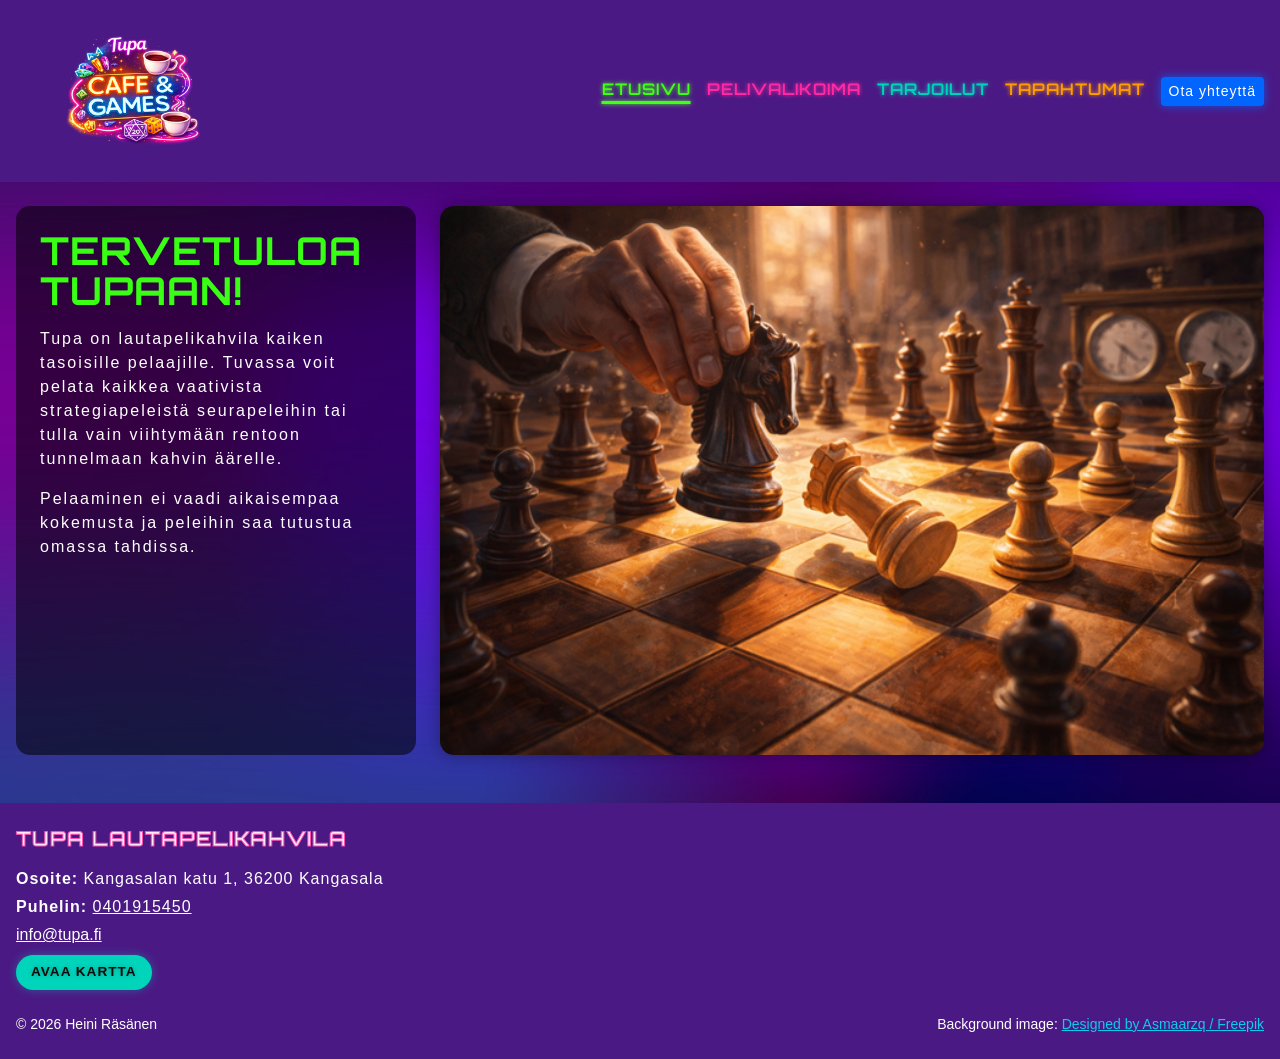
<file: index.html>
<!DOCTYPE html>
<html lang="fi">
<head>
    <meta charset="UTF-8">
    <title>Tupa lautapelikahvila</title>

    <link rel="preconnect" href="https://fonts.googleapis.com">
    <link rel="preconnect" href="https://fonts.gstatic.com" crossorigin>
    <link href="https://fonts.googleapis.com/css2?family=Orbitron:wght@400;600&display=swap" rel="stylesheet">

    <link href="css/bootstrap.css" rel="stylesheet">
    <link href="css/styles.css" rel="stylesheet">

</head>
<body data-page="home">
<!--yläbanneri-->
<header class="site-header py-3">
    <div class="container-fluid px-3">
        <!--oikean ja vasemman reunan elementtien väliin tila + pystysuuntainen align-->
        <div class="d-flex justify-content-between align-items-center">

            <!-- Logo -->
            <img src="images/logo.png" alt="Logo" style="max-height:150px;">

            <!-- Bannerin valikko -->
            <div class="d-flex flex-column flex-lg-row gap-2 gap-md-3 mt-3 mt-md-0">

                <a href="index.html" class="nav-link-custom nav-home" data-nav="home">Etusivu</a>
                <a href="pelivalikoima.html" class="nav-link-custom nav-games" data-nav="games">Pelivalikoima</a>
                <a href="tarjoilut.html" class="nav-link-custom nav-cafe" data-nav="cafe">Tarjoilut</a>
                <a href="tapahtumat.html" class="nav-link-custom nav-events" data-nav="events">Tapahtumat</a>
                <a href="#" class="nav-contact btn btn-sm">Ota yhteyttä</a>

            </div>

        </div>
    </div>
</header>
<!--Sisältö -->
<main class="container-fluid px-3 mt-4">
    <section class="page-hero">
        <div class="row g-4 align-items-stretch">

            <div class="col-12 col-lg-4">
                <div class="page-hero-text p-3 p-md-4">
                    <h1 class="page-title">Tervetuloa Tupaan!</h1>
                    <p>Tupa on lautapelikahvila kaiken tasoisille pelaajille.
                        Tuvassa voit pelata kaikkea vaativista strategiapeleistä seurapeleihin
                        tai tulla vain viihtymään rentoon tunnelmaan kahvin äärelle.</p>
                        <p>Pelaaminen ei vaadi aikaisempaa kokemusta ja peleihin saa tutustua omassa tahdissa. </p>
                </div>
            </div>

            <div class="col-12 col-lg-8">
                <div class="page-hero-media">
                    <img src="images/kuva_etusivu2.png" class="page-hero-img" alt="...">
                </div>
            </div>

        </div>
    </section>
</main>

<script src="js/bootstrap.bundle.js"></script>
<script src="js/site.js" defer></script>

<!--Alabanneri-->
<footer class="site-footer mt-5 py-4">
    <div class="container-fluid px-3 text-white">

        <div class="row g-4">

            <div class="col-12 col-md-6">
                <h2 class="h5 mb-3">Tupa lautapelikahvila</h2>

                <p class="mb-1"><strong>Osoite:</strong> Kangasalan katu 1, 36200 Kangasala</p>

                <p class="mb-1"><strong>Puhelin:</strong>
                    <a class="phone-link" href="tel:+358401915450">0401915450</a></p>
                <a class="mailto-link"
                   href="mailto:heini.rasanen@edu.karelia.fi?subject=Yhteydenotto%20Tuvan%20verkkosivulta">
                    info@tupa.fi
                </a>
                <a class="footer-map-link"
                   target="_blank"
                   rel="noopener"
                   href="https://www.google.com/maps?q=61.46168812277982,24.073235227832207">
                    Avaa kartta
                </a>


            </div>

            <!-- Alarivi -->
            <div class="d-flex flex-column flex-md-row justify-content-between gap-2 small text-white">
                <span>© 2026 Heini Räsänen</span>
                <span>
        Background image:
        <a href="https://www.freepik.com" target="_blank" class="text-info">Designed by Asmaarzq / Freepik</a>
      </span>
            </div>
        </div>
    </div>
</footer>

</body>
</html>
</file>
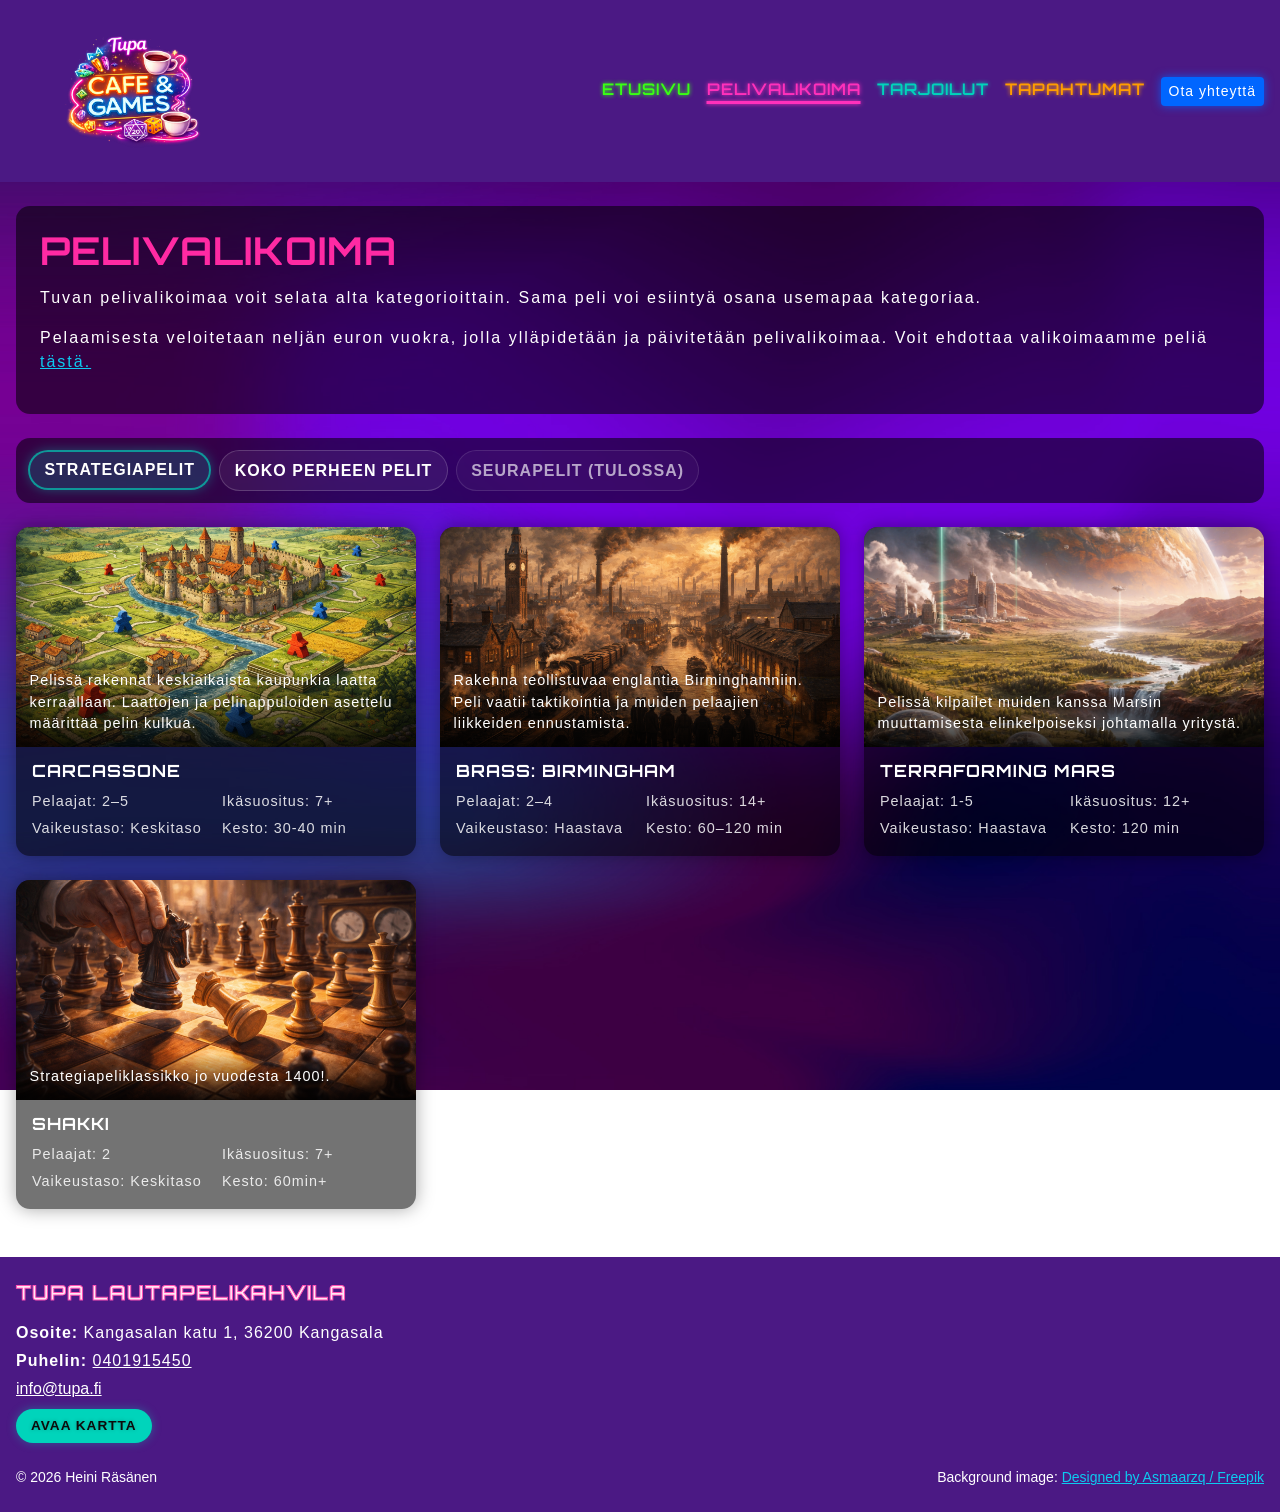
<file: pelivalikoima.html>
<!DOCTYPE html>
<html lang="fi">
<head>
    <meta charset="UTF-8">
    <title>Tupa - Pelit</title>

    <link rel="preconnect" href="https://fonts.googleapis.com">
    <link rel="preconnect" href="https://fonts.gstatic.com" crossorigin>
    <link href="https://fonts.googleapis.com/css2?family=Orbitron:wght@400;600&display=swap" rel="stylesheet">

    <link href="css/bootstrap.css" rel="stylesheet">
    <link href="css/styles.css" rel="stylesheet">

</head>
<body data-page="games">
<header class="site-header py-3">
    <div class="container-fluid px-3">
        <!--oikean ja vasemman reunan elementtien väliin tila + pystysuuntainen align-->
        <div class="d-flex justify-content-between align-items-center">

            <!-- Logo -->
            <img src="images/logo.png" alt="Logo" style="max-height:150px;">

            <!-- Bannerin valikko -->
            <div class="d-flex flex-column flex-lg-row gap-2 gap-md-3 mt-3 mt-md-0">

                <a href="index.html" class="nav-link-custom nav-home" data-nav="home">Etusivu</a>
                <a href="pelivalikoima.html" class="nav-link-custom nav-games" data-nav="games">Pelivalikoima</a>
                <a href="tarjoilut.html" class="nav-link-custom nav-cafe" data-nav="cafe">Tarjoilut</a>
                <a href="tapahtumat.html" class="nav-link-custom nav-events" data-nav="events">Tapahtumat</a>
                <a href="#" class="nav-contact btn btn-sm">Ota yhteyttä</a>

            </div>

        </div>
    </div>
</header>
<!--Sisältö -->
<main class="container-fluid px-3 mt-4">
    <!--Sivun esittelyteksti -->
    <section class="page-hero page-hero-compact">
        <div class="page-hero-text p-3 p-md-4">
            <h1 class="page-title">Pelivalikoima</h1>
            <p>Tuvan pelivalikoimaa voit selata alta kategorioittain.
                Sama peli voi esiintyä osana usemapaa kategoriaa.</p>
            <p>
                Pelaamisesta veloitetaan neljän euron vuokra, jolla ylläpidetään ja päivitetään pelivalikoimaa.
                Voit ehdottaa valikoimaamme peliä
                <a href="#" class="open-contact text-info">tästä.</a>
            </p>
        </div>
    </section>

    <!--Kategoriat sticky valikkona -->
    <section class="games-filter sticky-top mt-4">
        <div class="games-filter-inner">
            <button class="btn category-pill is-active" type="button" data-category="strategy">
                Strategiapelit
            </button>

            <button class="btn category-pill" type="button" data-category="family">
                Koko perheen pelit
            </button>

            <button class="btn category-pill is-disabled" type="button" disabled aria-disabled="true">
                Seurapelit (tulossa)
            </button>
        </div>
    </section>

    <!-- Pelit -->
    <section class="mt-4">
        <div class="row g-4" id="gamesGrid">

            <!-- Strategiapelit -->
            <div class="col-12 col-sm-6 col-lg-4 game-item" data-category="strategy">
                <article class="game-card">
                    <div class="game-media">
                        <img src="images/carcassone.png" alt="Carcassone">
                        <div class="game-overlay">
                            Pelissä rakennat keskiaikaista kaupunkia laatta kerraallaan.
                            Laattojen ja pelinappuloiden asettelu määrittää pelin kulkua.
                        </div>
                    </div>
                    <div class="game-body">
                        <h2 class="game-title">Carcassone</h2>
                        <div class="game-meta">
                            <span>Pelaajat: 2–5</span>
                            <span>Ikäsuositus: 7+</span>
                            <span>Vaikeustaso: Keskitaso</span>
                            <span>Kesto: 30-40 min</span>
                        </div>
                    </div>
                </article>
            </div>

            <div class="col-12 col-sm-6 col-lg-4 game-item" data-category="strategy">
                <article class="game-card">
                    <div class="game-media">
                        <img src="images/Brass-%20Birmingham.png" alt="Brass-Birmingham">
                        <div class="game-overlay">
                            Rakenna teollistuvaa englantia Birminghamniin.
                            Peli vaatii taktikointia ja muiden pelaajien liikkeiden ennustamista.
                        </div>
                    </div>
                    <div class="game-body">
                        <h2 class="game-title">Brass: Birmingham</h2>
                        <div class="game-meta">
                            <span>Pelaajat: 2–4</span>
                            <span>Ikäsuositus: 14+</span>
                            <span>Vaikeustaso: Haastava</span>
                            <span>Kesto: 60–120 min</span>
                        </div>
                    </div>
                </article>
            </div>
            <div class="col-12 col-sm-6 col-lg-4 game-item" data-category="strategy">
                <article class="game-card">
                    <div class="game-media">
                        <img src="images/terraforming%20mars.png" alt="Terraforming">
                        <div class="game-overlay">
                            Pelissä kilpailet muiden kanssa Marsin muuttamisesta
                            elinkelpoiseksi johtamalla yritystä.
                        </div>
                    </div>
                    <div class="game-body">
                        <h2 class="game-title">Terraforming Mars</h2>
                        <div class="game-meta">
                            <span>Pelaajat: 1-5</span>
                            <span>Ikäsuositus: 12+</span>
                            <span>Vaikeustaso: Haastava</span>
                            <span>Kesto: 120 min</span>
                        </div>
                    </div>
                </article>
            </div>
            <div class="col-12 col-sm-6 col-lg-4 game-item" data-category="strategy">
                <article class="game-card">
                    <div class="game-media">
                        <img src="images/shakki.png" alt="Shakki">
                        <div class="game-overlay">
                            Strategiapeliklassikko jo vuodesta 1400!.
                        </div>
                    </div>
                    <div class="game-body">
                        <h2 class="game-title">Shakki</h2>
                        <div class="game-meta">
                            <span>Pelaajat: 2</span>
                            <span>Ikäsuositus: 7+</span>
                            <span>Vaikeustaso: Keskitaso</span>
                            <span>Kesto: 60min+ </span>
                        </div>
                    </div>
                </article>
            </div>

            <!-- Koko perheen pelit -->
            <div class="col-12 col-sm-6 col-lg-4 game-item" data-category="family">
                <article class="game-card">
                    <div class="game-media">
                        <img src="images/shakki.png" alt="Shakki">
                        <div class="game-overlay">
                            Strategiapeliklassikko jo vuodesta 1400!.
                        </div>
                    </div>
                    <div class="game-body">
                        <h2 class="game-title">Shakki</h2>
                        <div class="game-meta">
                            <span>Pelaajat: 2</span>
                            <span>Ikäsuositus: 7+</span>
                            <span>Vaikeustaso: Keskitaso</span>
                            <span>Kesto: 60min+ </span>
                        </div>
                    </div>
                </article>
            </div>

            <div class="col-12 col-sm-6 col-lg-4 game-item" data-category="family">
                <article class="game-card">
                    <div class="game-media">
                        <img src="images/afrikan_tähti.png" alt="Afrikan tähti">
                        <div class="game-overlay">
                            Etsi Afrikan tähti -jalokivi ennen muita ja vie se maaliin,
                            varo rosvoja matkalla!.
                        </div>
                    </div>
                    <div class="game-body">
                        <h2 class="game-title">Afrikan tähti</h2>
                        <div class="game-meta">
                            <span>Pelaajat: 2–6</span>
                            <span>Ikäsuositus: 5+</span>
                            <span>Vaikeustaso: Helppo</span>
                            <span>Kesto: 15-60 min</span>
                        </div>
                    </div>
                </article>
            </div>
            <div class="col-12 col-sm-6 col-lg-4 game-item" data-category="family">
                <article class="game-card">
                    <div class="game-media">
                        <img src="images/carcassone.png" alt="Carcassone">
                        <div class="game-overlay">
                            Pelissä rakennat keskiaikaista kaupunkia laatta kerraallaan.
                            Laattojen ja pelinappuloiden asettelu määrittää pelin kulkua.
                        </div>
                    </div>
                    <div class="game-body">
                        <h2 class="game-title">Carcassone</h2>
                        <div class="game-meta">
                            <span>Pelaajat: 2–5</span>
                            <span>Ikäsuositus: 7+</span>
                            <span>Vaikeustaso: Keskitaso</span>
                            <span>Kesto: 30-40 min</span>
                        </div>
                    </div>
                </article>
            </div>


        </div>
    </section>

</main>
<script src="js/bootstrap.bundle.js"></script>
<script src="js/site.js" defer></script>


<!--Alabanneri-->
<footer class="site-footer mt-5 py-4">
    <div class="container-fluid px-3 text-white">

        <div class="row g-4">

            <div class="col-12 col-md-6">
                <h2 class="h5 mb-3">Tupa lautapelikahvila</h2>

                <p class="mb-1"><strong>Osoite:</strong> Kangasalan katu 1, 36200 Kangasala</p>

                <p class="mb-1"><strong>Puhelin:</strong>
                    <a class="phone-link" href="tel:+358401915450">0401915450</a></p>
                <a class="mailto-link"
                   href="mailto:heini.rasanen@edu.karelia.fi?subject=Yhteydenotto%20Tuvan%20verkkosivulta">
                    info@tupa.fi
                </a>
                <a class="footer-map-link"
                   target="_blank"
                   rel="noopener"
                   href="https://www.google.com/maps?q=61.46168812277982,24.073235227832207">
                    Avaa kartta
                </a>

            </div>
            <!-- Alarivi -->
            <div class="d-flex flex-column flex-md-row justify-content-between gap-2 small text-white">
                <span>© 2026 Heini Räsänen</span>
                <span>
        Background image:
        <a href="https://www.freepik.com" target="_blank" class="text-info">Designed by Asmaarzq / Freepik</a>
      </span>
            </div>
        </div>
    </div>
</footer>

</body>
</html>
</file>
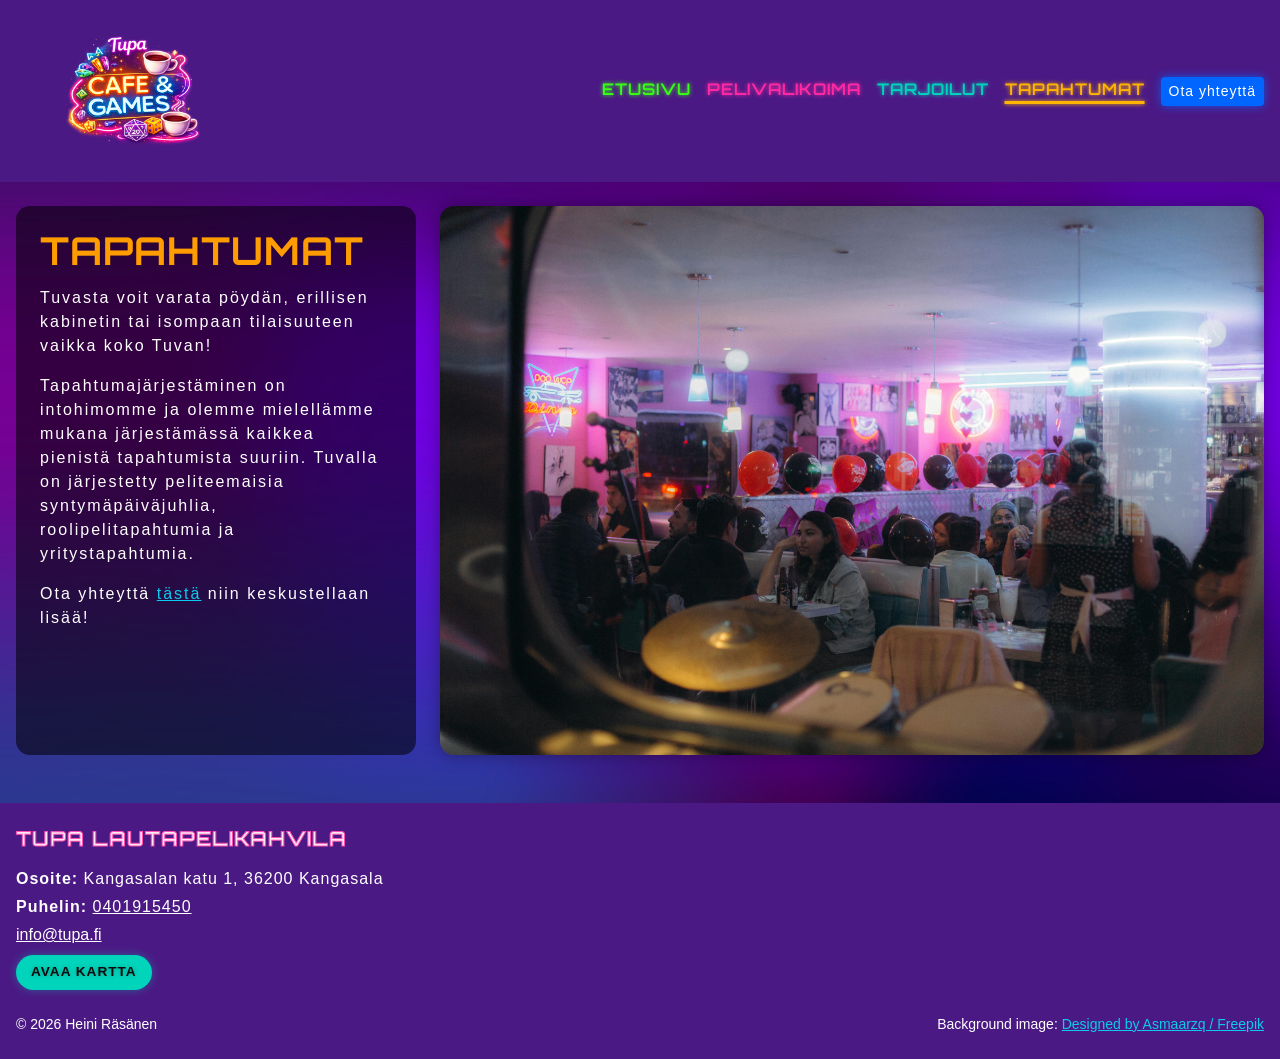
<file: tapahtumat.html>
<!DOCTYPE html>
<html lang="fi">
<head>
    <meta charset="UTF-8">
    <title>Tupa -Tapahtumat</title>

    <link rel="preconnect" href="https://fonts.googleapis.com">
    <link rel="preconnect" href="https://fonts.gstatic.com" crossorigin>
    <link href="https://fonts.googleapis.com/css2?family=Orbitron:wght@400;600&display=swap" rel="stylesheet">

    <link href="css/bootstrap.css" rel="stylesheet">
    <link href="css/styles.css" rel="stylesheet">

</head>
<body data-page="events">
<header class="site-header py-3">
    <div class="container-fluid px-3">
        <!--oikean ja vasemman reunan elementtien väliin tila + pystysuuntainen align-->
        <div class="d-flex justify-content-between align-items-center">

            <!-- Logo -->
            <img src="images/logo.png" alt="Logo" style="max-height:150px;">

            <!-- Bannerin valikko -->
            <div class="d-flex flex-column flex-lg-row gap-2 gap-md-3 mt-3 mt-md-0">

                <a href="index.html" class="nav-link-custom nav-home" data-nav="home">Etusivu</a>
                <a href="pelivalikoima.html" class="nav-link-custom nav-games" data-nav="games">Pelivalikoima</a>
                <a href="tarjoilut.html" class="nav-link-custom nav-cafe" data-nav="cafe">Tarjoilut</a>
                <a href="tapahtumat.html" class="nav-link-custom nav-events" data-nav="events">Tapahtumat</a>
                <a href="#" class="nav-contact btn btn-sm">Ota yhteyttä</a>

            </div>

        </div>
    </div>
</header>
<main class="container-fluid px-3 mt-4">
    <section class="page-hero">
        <div class="row g-4 align-items-stretch">

            <div class="col-12 col-lg-4">
                <div class="page-hero-text p-3 p-md-4">
                    <h1 class="page-title">Tapahtumat</h1>
                    <p>
                        Tuvasta voit varata pöydän, erillisen kabinetin tai
                        isompaan tilaisuuteen vaikka koko Tuvan! </p>
                    <p>Tapahtumajärjestäminen on intohimomme ja olemme mielellämme
                        mukana järjestämässä kaikkea pienistä tapahtumista suuriin.
                        Tuvalla on järjestetty peliteemaisia syntymäpäiväjuhlia,
                        roolipelitapahtumia ja yritystapahtumia. </p>
                        <p>Ota yhteyttä <a href="#" class="open-contact text-info">tästä</a>
                        niin keskustellaan lisää! </p>
                    </p>
                </div>
            </div>

            <div class="col-12 col-lg-8">
                <div class="page-hero-media">
                    <img src="images/tapahtumat_sivulle.png" class="page-hero-img" alt="Tapahtumia Tuvassa">
                </div>
            </div>

        </div>
    </section>
</main>

<script src="js/bootstrap.bundle.js"></script>
<script src="js/site.js" defer></script>

<!--Alabanneri-->
<footer class="site-footer mt-5 py-4">
    <div class="container-fluid px-3 text-white">

        <div class="row g-4">

            <div class="col-12 col-md-6">
                <h2 class="h5 mb-3">Tupa lautapelikahvila</h2>

                <p class="mb-1"><strong>Osoite:</strong> Kangasalan katu 1, 36200 Kangasala</p>

                <p class="mb-1"><strong>Puhelin:</strong>
                    <a class="phone-link" href="tel:+358401915450">0401915450</a></p>
                <a class="mailto-link"
                   href="mailto:heini.rasanen@edu.karelia.fi?subject=Yhteydenotto%20Tuvan%20verkkosivulta">
                    info@tupa.fi
                </a>
                <a class="footer-map-link"
                   target="_blank"
                   rel="noopener"
                   href="https://www.google.com/maps?q=61.46168812277982,24.073235227832207">
                    Avaa kartta
                </a>


            </div>
            <!-- Alarivi -->
            <div class="d-flex flex-column flex-md-row justify-content-between gap-2 small text-white">
                <span>© 2026 Heini Räsänen</span>
                <span>
        Background image:
        <a href="https://www.freepik.com" target="_blank" class="text-info">Designed by Asmaarzq / Freepik</a>
      </span>
            </div>
        </div>

    </div>

    </div>
</footer>

</body>
</html>
</file>
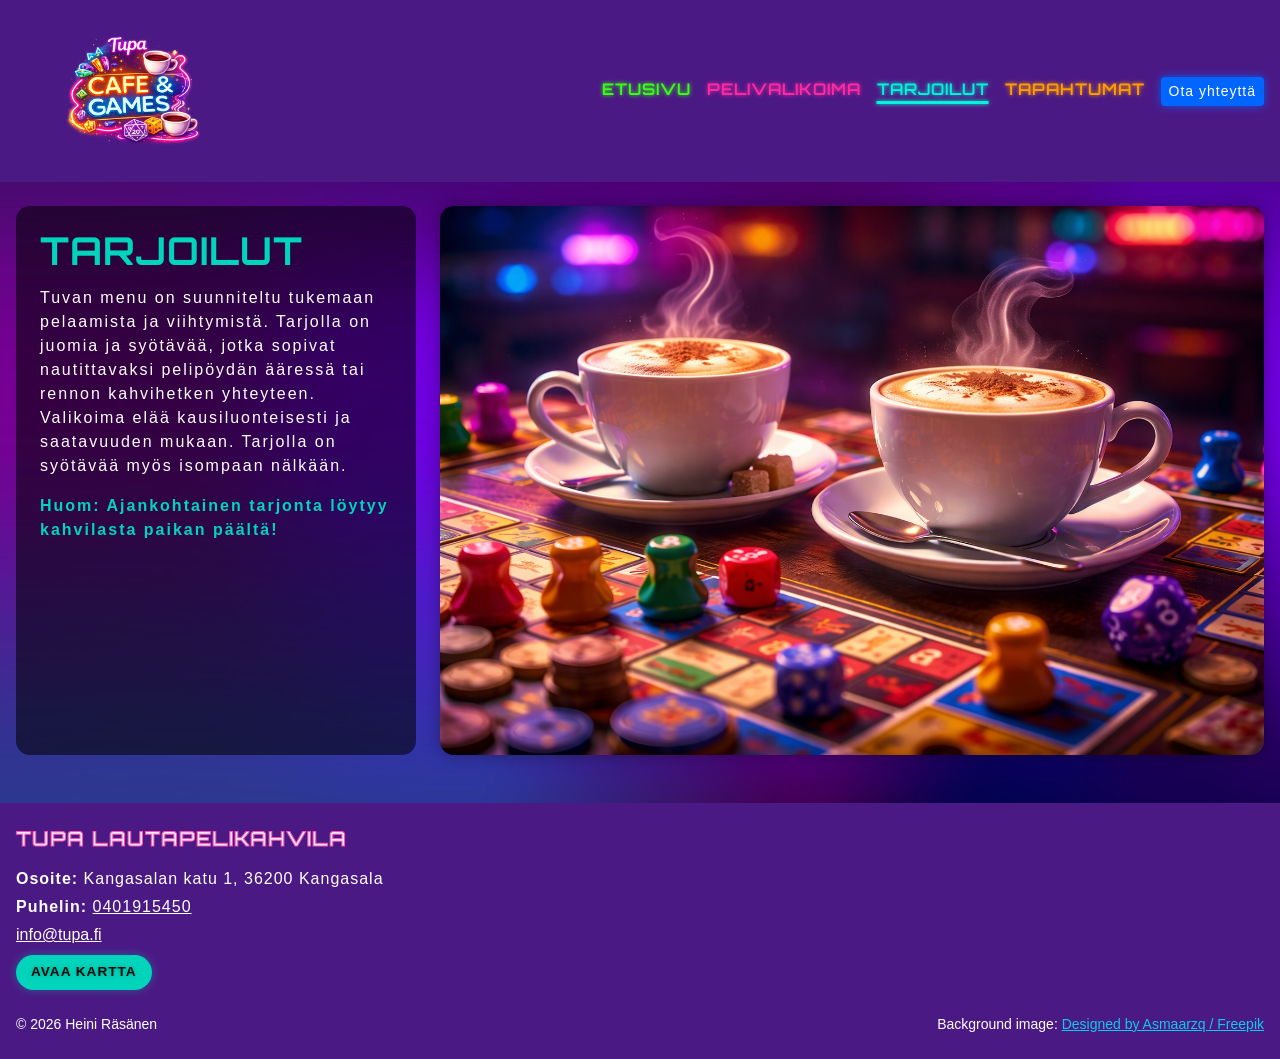
<file: tarjoilut.html>
<!DOCTYPE html>
<html lang="fi">
<head>
    <meta charset="UTF-8">
    <title>Tupa -Kahvila</title>

    <link rel="preconnect" href="https://fonts.googleapis.com">
    <link rel="preconnect" href="https://fonts.gstatic.com" crossorigin>
    <link href="https://fonts.googleapis.com/css2?family=Orbitron:wght@400;600&display=swap" rel="stylesheet">

    <link href="css/bootstrap.css" rel="stylesheet">
    <link href="css/styles.css" rel="stylesheet">

</head>
<body data-page="cafe">
<header class="site-header py-3">
    <div class="container-fluid px-3">
        <!--oikean ja vasemman reunan elementtien väliin tila + pystysuuntainen align-->
        <div class="d-flex justify-content-between align-items-center">

            <!-- Logo -->
            <img src="images/logo.png" alt="Logo" style="max-height:150px;">

            <!-- Bannerin valikko -->
            <div class="d-flex flex-column flex-lg-row gap-2 gap-md-3 mt-3 mt-md-0">

                <a href="index.html" class="nav-link-custom nav-home" data-nav="home">Etusivu</a>
                <a href="pelivalikoima.html" class="nav-link-custom nav-games" data-nav="games">Pelivalikoima</a>
                <a href="tarjoilut.html" class="nav-link-custom nav-cafe" data-nav="cafe">Tarjoilut</a>
                <a href="tapahtumat.html" class="nav-link-custom nav-events" data-nav="events">Tapahtumat</a>
                <a href="#" class="nav-contact btn btn-sm">Ota yhteyttä</a>

            </div>

        </div>
    </div>
</header>
<main class="container-fluid px-3 mt-4">
    <section class="page-hero">
        <div class="row g-4 align-items-stretch">

            <div class="col-12 col-lg-4">
                <div class="page-hero-text p-3 p-md-4">
                    <h1 class="page-title">Tarjoilut</h1>
                    <p>Tuvan menu on suunniteltu tukemaan pelaamista ja viihtymistä.
                        Tarjolla on juomia ja syötävää, jotka sopivat nautittavaksi
                        pelipöydän ääressä tai rennon kahvihetken yhteyteen.
                        Valikoima elää kausiluonteisesti ja saatavuuden mukaan. Tarjolla on syötävää myös isompaan nälkään. </p >
                        <p class="p2"> Huom: Ajankohtainen tarjonta löytyy kahvilasta paikan päältä!</p>
                </div>
            </div>

            <div class="col-12 col-lg-8">
                <div class="page-hero-media">
                    <img src="images/kuva_tarjoilut.png" class="page-hero-img" alt="Kahvilan tarjoiluja">
                </div>
            </div>

        </div>
    </section>
</main>
<script src="js/bootstrap.bundle.js"></script>
<script src="js/site.js" defer></script>

<!--Alabanneri-->
<footer class="site-footer mt-5 py-4">
    <div class="container-fluid px-3 text-white">

        <div class="row g-4">

            <div class="col-12 col-md-6">
                <h2 class="h5 mb-3">Tupa lautapelikahvila</h2>

                <p class="mb-1"><strong>Osoite:</strong> Kangasalan katu 1, 36200 Kangasala</p>

                <p class="mb-1"><strong>Puhelin:</strong>
                    <a class="phone-link" href="tel:+358401915450">0401915450</a></p>
                <a class="mailto-link"
                   href="mailto:heini.rasanen@edu.karelia.fi?subject=Yhteydenotto%20Tuvan%20verkkosivulta">
                    info@tupa.fi
                </a>
                <a class="footer-map-link"
                   target="_blank"
                   rel="noopener"
                   href="https://www.google.com/maps?q=61.46168812277982,24.073235227832207">
                    Avaa kartta
                </a>


            </div>
            <!-- Alarivi -->
            <div class="d-flex flex-column flex-md-row justify-content-between gap-2 small text-white">
                <span>© 2026 Heini Räsänen</span>
                <span>
        Background image:
        <a href="https://www.freepik.com" target="_blank" class="text-info">Designed by Asmaarzq / Freepik</a>
      </span>
            </div>
        </div>

    </div>

    </div>
</footer>

</body>
</html>
</file>
<file: css/styles.css>
/* yläbanneri */
.site-header {
    background-color: rgb(75,25,132);
}

body {
    /* fontti */
    font-family: "Inter", sans-serif;
    /* tausta */
    background-image: url("../images/default_tausta.png");
    background-size: cover; /* Skaalaa koko näytölle */
    background-position: center; /* Keskittää kuvan */
    background-repeat: no-repeat; /* Ei toistoa */
    background-attachment: fixed; /* Pysyy paikallaan scrollatessa */
}
h1, h2 {
    font-family: "Orbitron", sans-serif;
    color: white;
    letter-spacing: 1px;
    font-weight: bold;
    text-transform: uppercase;

}
p {
    color: white;
    letter-spacing: 2px;
}
.p2 {
    color: #00d4bb;
    font-weight:bold;
    letter-spacing: 2px;
}
/* Mobiilin fonttien suurennus */
@media (max-width: 576px) {
    body {
        font-size: 1.05rem;
    }
    p {
        font-size: 1rem;
        letter-spacing: 1px;
    }
    .game-meta span {
        font-size: 0.95rem;
    }
    .nav-link-custom {
        font-size: 1.05rem;
    }
}

/*NAVIGAATIO*/
/* Navien yhteiset */
.nav-link-custom {
    font-family: "Orbitron", sans-serif;
    text-decoration: none;
    font-weight: 600;
    transition: 0.2s ease;
    text-transform: uppercase;
    letter-spacing: 1px;
    font-size: 1rem;
    text-shadow:
            0 0 4px currentColor;
}
/* Hover kaikelle navigaatiolle */
.nav-link-custom:hover {
    opacity: 0.5;
    text-shadow:
            0 0 4px currentColor,
            0 0 8px currentColor;
}
.nav-home {
    color: #39ff14;
}
/* Pelivalikoima */
.nav-games {
    color: #ff2aa3;
}
/* Tarjoilut */
.nav-cafe {
    color: #00d4bb;
}
/* Tapahtumat */
.nav-events {
    color: #ff9d00;
}
/* Yhteystiedot */
.nav-contact {
    background-color: #0066ff;
    color: white;
    border: none;
    box-shadow: 0 0 10px rgba(0,102,255,0.8);
    letter-spacing: 1px;
}
/* Aktiivinen sivu navigoinnissa */
.nav-link-custom.is-active {
    /* underline navigaatioon */
    text-decoration: underline;
    text-underline-offset: 6px;
    text-decoration-thickness: 3px;

    /* aktiivisen sivun korostus */
    opacity: 1;
    filter: brightness(1.15);
}

/* h1 väri navigaation mukaan */
body[data-page="home"]  .page-title { color: #39ff14; }
body[data-page="games"] .page-title { color: #ff2aa3; }
body[data-page="cafe"]  .page-title { color: #00d4bb; }
body[data-page="events"] .page-title { color: #ff9d00; }

/*otsikolle rajoitteita ettei pompi*/
.page-title{
    margin: 0 0 1rem 0;
    line-height: 1.05;
}
.page-title{
    font-size: clamp(2rem, 3vw, 3.25rem);
}

/* ALABANNERI */
.site-footer {
    background-color: rgb(75,25,132);
}
.site-footer p {
  letter-spacing: 1px;
}
/*puhelin ja meili -linkit*/
.mailto-link{
    font-family: inherit;
    color:inherit;
    text-decoration:underline;
}
.phone-link{
    font-family: inherit;
    color:inherit;
    text-decoration:underline;
}
.site-footer .mailto-link{
    display: block;
    margin-bottom: 0.5rem;
}

/* Karttalinkki */
.footer-map-link {
    display: inline-block;
    padding: 6px 14px;
    font-size: 0.85rem;
    border-radius: 20px;
    text-decoration: none;
    background-color: #00d4bb;
    color: #0b0b0b;
    border: 1px solid rgba(0, 212, 187, 0.8);
    transition: 0.2s ease;
    font-weight: 700;
    text-transform: uppercase;
    letter-spacing: 1px;
    text-shadow: 0 0 4px rgba(0,0,0,0.25);
    box-shadow: 0 0 10px rgba(0, 212, 187, 0.35);
    align-items:flex-start;
}
/* hover kuten main navissa*/
.footer-map-link:hover {
    opacity: 0.85;
    text-shadow: 0 0 4px currentColor, 0 0 8px currentColor;
    box-shadow: 0 0 10px rgba(0, 212, 187, 0.7), 0 0 18px rgba(0, 212, 187, 0.45);
}
/* Alabannerin otsikko logon tyyliin */
.site-footer h2 {
    color: #ffe6f4;
    /* outline kirjaimille */
    -webkit-text-stroke: 1px #ff4fb3;
    letter-spacing: 1px;
    text-transform: uppercase;
    font-weight: 700;
    margin-bottom: 0.75rem;
}
/* YLEINEN 2-palstan hero kaikille sivuille */
.page-hero{
    min-height: clamp(400px, 60vh, 600px);
}

.page-hero-text{
    background: rgba(0,0,0,0.55);
    border-radius: 14px;
    display: flex;
    flex-direction: column;
    justify-content: flex-start;
    height: 100%;
}

.page-hero-media{
    border-radius: 14px;
    overflow: hidden;
    box-shadow: 0 0 18px rgba(0,0,0,0.35);
    height: 100%;
}

.page-hero-img{
    width: 100%;
    height: 100%;
    object-fit: cover;
    display: block;
}
/*pelisivun poikkeava hero*/
.page-hero-compact{
    min-height: auto;
    margin-bottom: 0;
}

/* Pelisivun sticky valikko */
.games-filter{
    top: 0.5rem;
    z-index: 1020;
}

.games-filter-inner{
    display: flex;
    gap: .5rem;
    flex-wrap: wrap;
    padding: .75rem;
    border-radius: 14px;
    background: rgba(0,0,0,0.55);
    backdrop-filter: blur(2px);
}

.category-pill{
    border-radius: 999px;
    padding: .4rem .9rem;
    font-weight: 700;
    text-transform: uppercase;
    letter-spacing: 1px;
    color: white;
    border: 1px solid rgba(255,255,255,0.18);
    background: rgba(255,255,255,0.06);
    transition: 0.2s ease;
}

.category-pill:hover{
    opacity: 0.85;
    text-shadow: 0 0 4px currentColor, 0 0 8px currentColor;
}

.category-pill.is-active{
    background: rgba(0, 212, 187, 0.18);
    border: 2px solid rgba(0, 212, 187, 0.65);
    box-shadow: 0 0 12px rgba(0, 212, 187, 0.35);
}

.category-pill.is-disabled{
    border-radius: 999px;
    padding: .4rem .9rem;
    font-weight: 700;
    text-transform: uppercase;
    letter-spacing: 1px;
    color: white;
    border: 1px solid rgba(255,255,255,0.18);
    background: rgba(255,255,255,0.06);
    transition: 0.2s ease;
}

/* Pelikortit */
.game-card{
    background: rgba(0,0,0,0.55);
    border-radius: 14px;
    overflow: hidden;
    box-shadow: 0 0 18px rgba(0,0,0,0.35);
    height: 100%;
}
.game-media{
    position: relative;
    height: 220px;
    overflow: hidden;
}
.game-media img{
    width: 100%;
    height: 100%;
    object-fit: cover;
    display: block;
}
/* Pelikorttien overlay */
.game-overlay{
    position: absolute;
    inset: auto 0 0 0;
    padding: .75rem .85rem;
    color: white;
    background: linear-gradient(to top, rgba(0,0,0,0.85), rgba(0,0,0,0));
    font-size: .9rem;
    letter-spacing: 1px;
}
/* Hover boost pl. mobiili*/
@media (hover: hover){
    .game-card:hover .game-overlay{
        background: rgba(0,0,0,0.78);
    }
    .game-card:hover{
        transform: translateY(-2px);
        transition: 0.2s ease;
    }
}

.game-body{
    padding: .9rem 1rem 1rem;
}
.game-title{
    color: white;
    font-size: 1.05rem;
    margin: 0 0 .6rem 0;
    text-transform: uppercase;
    letter-spacing: 1px;
}
.game-meta{
    display: grid;
    grid-template-columns: 1fr 1fr;
    gap: .35rem .75rem;
}
.game-meta span{
    color: rgba(255,255,255,0.85);
    font-size: .9rem;
    letter-spacing: 1px;
}

/*hover over pakotus valkoiseksi koska bootstrap yliajaa sen mustaksi*/
.category-pill,
.category-pill:hover,
.category-pill:focus,
.category-pill:active,
.category-pill.is-active {
    color: white !important;
}
/*yhteydenottolomakkeen tyylit*/
.contact-modal-content{
    background:rgb(75,25,132);
    border: 1px solid;
    box-shadow: 0 0 18px #ff4fb3 ;
    border-radius: 16px;
    color: white;
}
#contactForm .btn-primary {
    background: linear-gradient(90deg, #ff2aa3, #ff4fd8);
    border: none;
    font-weight: 600;
    letter-spacing: 1px;
    text-transform: uppercase;
    box-shadow:
            0 0 10px rgba(255, 42, 163, 0.6);
    transition: 0.2s ease;
}
/*lähetys button*/
#contactForm .btn-primary:hover {
    transform: translateY(-2px);
    box-shadow:
            0 0 14px rgba(255, 42, 163, 0.9),
            0 0 24px rgba(255, 42, 163, 0.5);
}
/*Kiitosviesti*/
#contactSuccess h4 {
    color: #ff2aa3;
    text-transform: uppercase;
    letter-spacing: 1px;
}
/*yhteydenoton sulku button*/
#contactSuccess .btn-outline-light {
    border: 2px solid #ff2aa3;
    color: #ff2aa3;
    background: transparent;
    font-weight: 600;
    text-transform: uppercase;
    letter-spacing: 1px;
    transition: 0.2s ease;
}
/*Modalin otsikko*/
.contact-modal-content .modal-title {
    font-family: "Orbitron", sans-serif;
    color: #ff2aa3;
    text-transform: uppercase;
    letter-spacing: 1px;
}

#contactSuccess .btn-outline-light:hover {
    background: #ff2aa3;
    color: white;
    box-shadow:
            0 0 10px rgba(255, 42, 163, 0.8);
}
</file>
